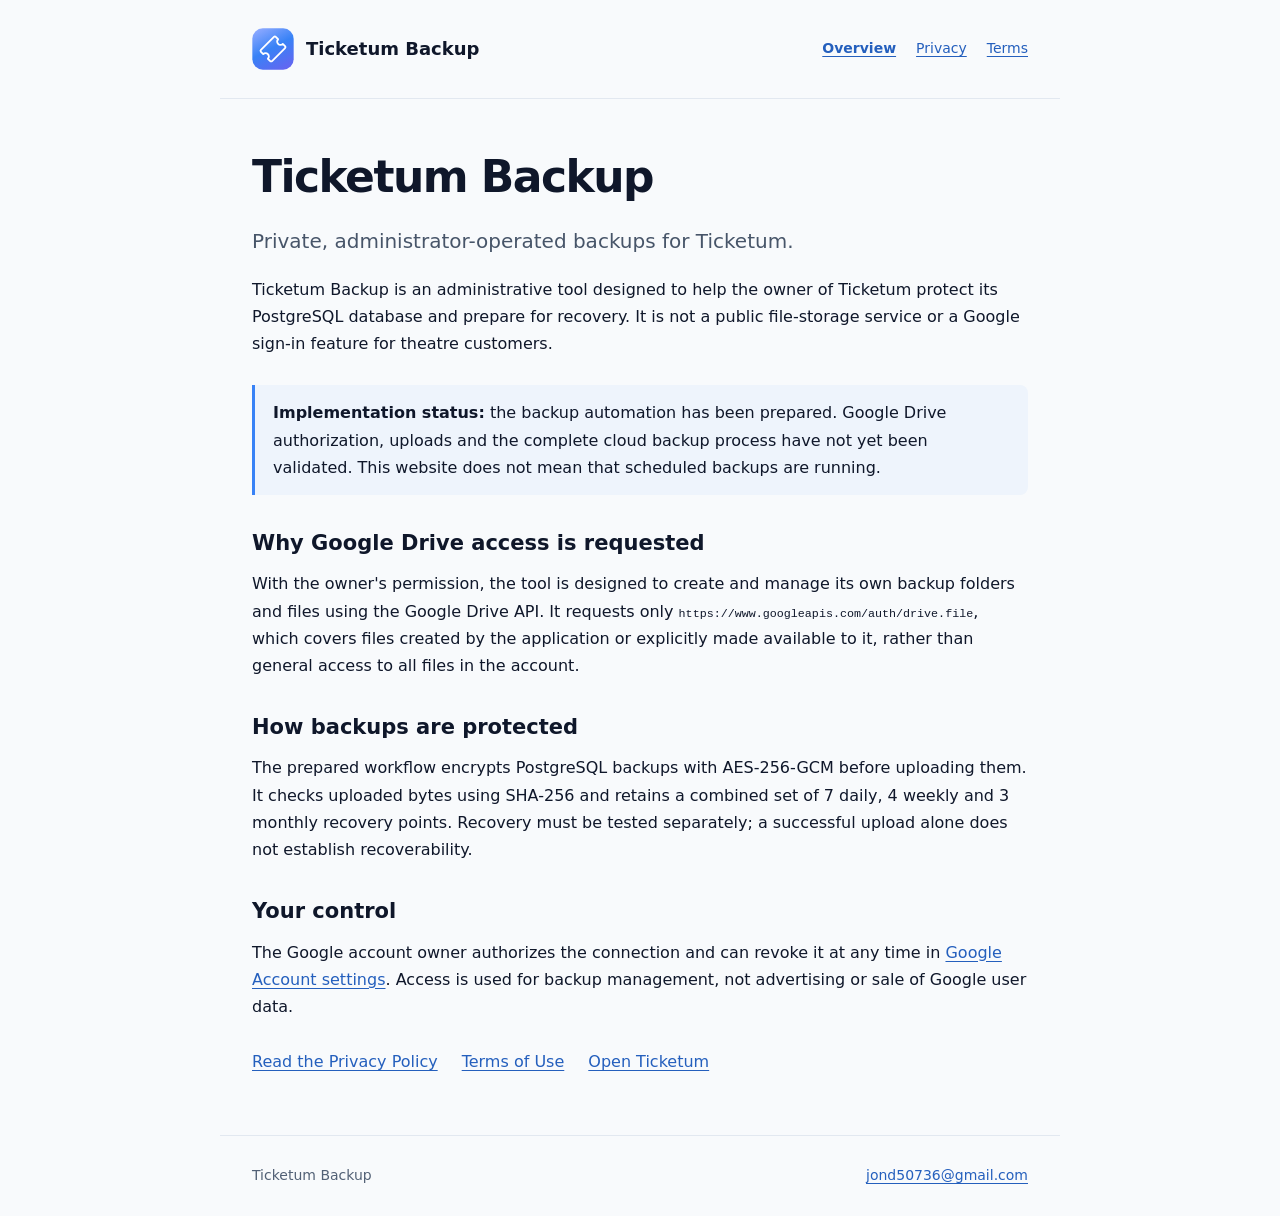
<file: index.html>
<!doctype html>
<html lang="en"><head><meta charset="utf-8"><meta name="viewport" content="width=device-width,initial-scale=1"><meta name="description" content="Ticketum Backup for Ticketum Backup, an administrator-operated encrypted backup tool."><title>Ticketum Backup · Ticketum Backup</title><link rel="icon" href="logo.svg" type="image/svg+xml"><link rel="stylesheet" href="styles.css"></head><body><a class="skip" href="#content">Skip to content</a><header><a class="brand" href="index.html"><img src="logo.svg" width="42" height="42" alt="">Ticketum Backup</a><nav aria-label="Main navigation"><a href="index.html" aria-current="page">Overview</a><a href="privacy.html">Privacy</a><a href="terms.html">Terms</a></nav></header><main id="content"><h1>Ticketum Backup</h1><p class="lead">Private, administrator-operated backups for Ticketum.</p><p>Ticketum Backup is an administrative tool designed to help the owner of Ticketum protect its PostgreSQL database and prepare for recovery. It is not a public file-storage service or a Google sign-in feature for theatre customers.</p><div class="notice"><strong>Implementation status:</strong> the backup automation has been prepared. Google Drive authorization, uploads and the complete cloud backup process have not yet been validated. This website does not mean that scheduled backups are running.</div><h2>Why Google Drive access is requested</h2><p>With the owner's permission, the tool is designed to create and manage its own backup folders and files using the Google Drive API. It requests only <code>https://www.googleapis.com/auth/drive.file</code>, which covers files created by the application or explicitly made available to it, rather than general access to all files in the account.</p><h2>How backups are protected</h2><p>The prepared workflow encrypts PostgreSQL backups with AES-256-GCM before uploading them. It checks uploaded bytes using SHA-256 and retains a combined set of 7 daily, 4 weekly and 3 monthly recovery points. Recovery must be tested separately; a successful upload alone does not establish recoverability.</p><h2>Your control</h2><p>The Google account owner authorizes the connection and can revoke it at any time in <a href="https://myaccount.google.com/connections">Google Account settings</a>. Access is used for backup management, not advertising or sale of Google user data.</p><div class="links"><a href="privacy.html">Read the Privacy Policy</a><a href="terms.html">Terms of Use</a><a href="https://ticketum.netlify.app/">Open Ticketum</a></div></main><footer><span>Ticketum Backup</span><a href="mailto:jond50736@gmail.com">jond50736@gmail.com</a></footer></body></html>
</file>
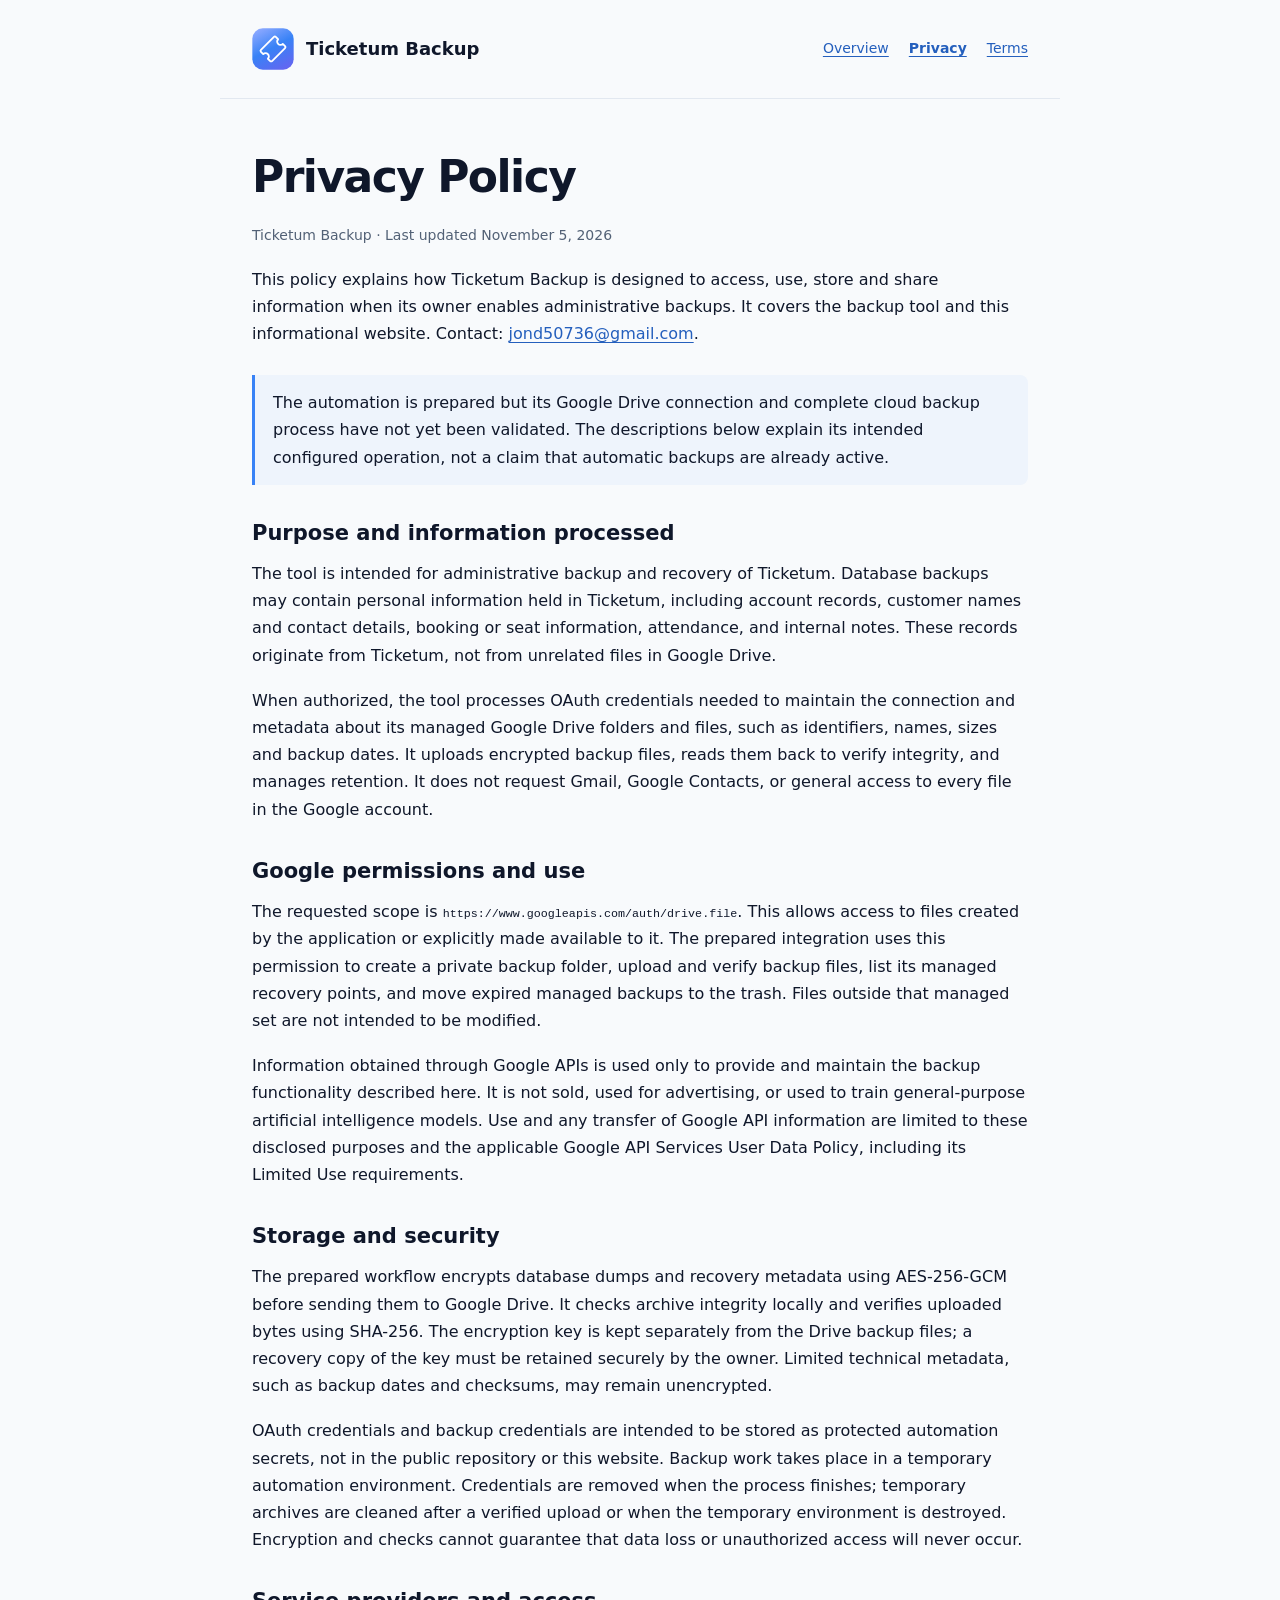
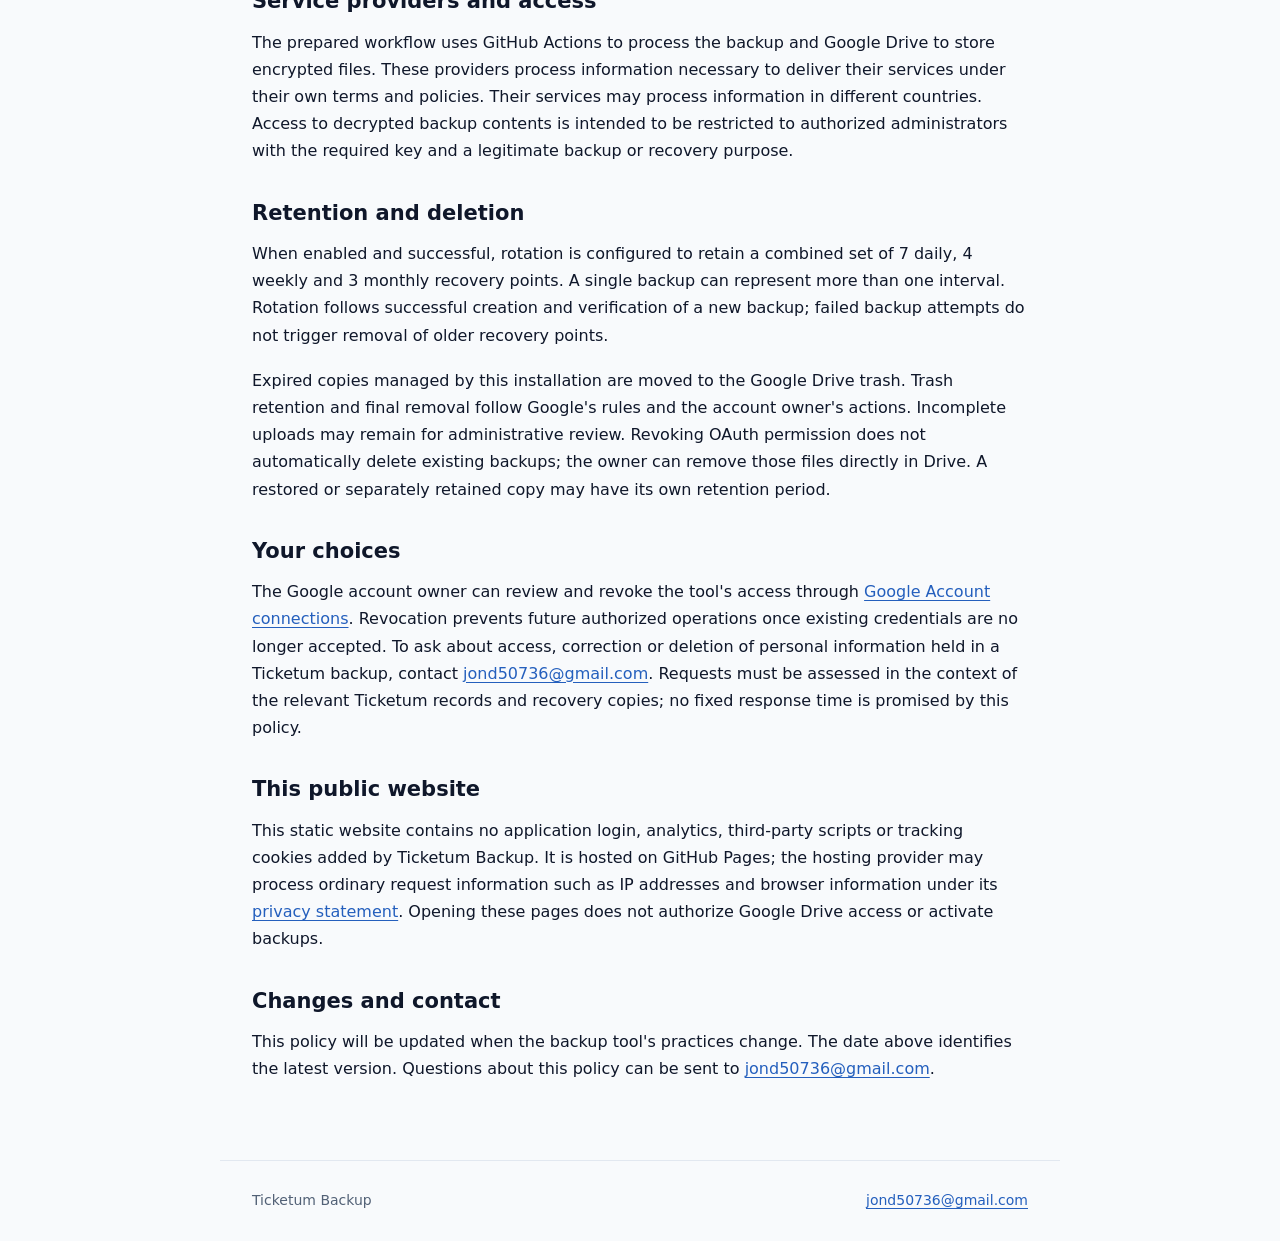
<file: privacy.html>
<!doctype html>
<html lang="en"><head><meta charset="utf-8"><meta name="viewport" content="width=device-width,initial-scale=1"><meta name="description" content="Privacy Policy for Ticketum Backup, an administrator-operated encrypted backup tool."><title>Privacy Policy · Ticketum Backup</title><link rel="icon" href="logo.svg" type="image/svg+xml"><link rel="stylesheet" href="styles.css"></head><body><a class="skip" href="#content">Skip to content</a><header><a class="brand" href="index.html"><img src="logo.svg" width="42" height="42" alt="">Ticketum Backup</a><nav aria-label="Main navigation"><a href="index.html">Overview</a><a href="privacy.html" aria-current="page">Privacy</a><a href="terms.html">Terms</a></nav></header><main id="content"><h1>Privacy Policy</h1><p class="muted">Ticketum Backup · Last updated November 5, 2026</p><p>This policy explains how Ticketum Backup is designed to access, use, store and share information when its owner enables administrative backups. It covers the backup tool and this informational website. Contact: <a href="mailto:jond50736@gmail.com">jond50736@gmail.com</a>.</p><div class="notice">The automation is prepared but its Google Drive connection and complete cloud backup process have not yet been validated. The descriptions below explain its intended configured operation, not a claim that automatic backups are already active.</div><h2>Purpose and information processed</h2><p>The tool is intended for administrative backup and recovery of Ticketum. Database backups may contain personal information held in Ticketum, including account records, customer names and contact details, booking or seat information, attendance, and internal notes. These records originate from Ticketum, not from unrelated files in Google Drive.</p><p>When authorized, the tool processes OAuth credentials needed to maintain the connection and metadata about its managed Google Drive folders and files, such as identifiers, names, sizes and backup dates. It uploads encrypted backup files, reads them back to verify integrity, and manages retention. It does not request Gmail, Google Contacts, or general access to every file in the Google account.</p><h2>Google permissions and use</h2><p>The requested scope is <code>https://www.googleapis.com/auth/drive.file</code>. This allows access to files created by the application or explicitly made available to it. The prepared integration uses this permission to create a private backup folder, upload and verify backup files, list its managed recovery points, and move expired managed backups to the trash. Files outside that managed set are not intended to be modified.</p><p>Information obtained through Google APIs is used only to provide and maintain the backup functionality described here. It is not sold, used for advertising, or used to train general-purpose artificial intelligence models. Use and any transfer of Google API information are limited to these disclosed purposes and the applicable Google API Services User Data Policy, including its Limited Use requirements.</p><h2>Storage and security</h2><p>The prepared workflow encrypts database dumps and recovery metadata using AES-256-GCM before sending them to Google Drive. It checks archive integrity locally and verifies uploaded bytes using SHA-256. The encryption key is kept separately from the Drive backup files; a recovery copy of the key must be retained securely by the owner. Limited technical metadata, such as backup dates and checksums, may remain unencrypted.</p><p>OAuth credentials and backup credentials are intended to be stored as protected automation secrets, not in the public repository or this website. Backup work takes place in a temporary automation environment. Credentials are removed when the process finishes; temporary archives are cleaned after a verified upload or when the temporary environment is destroyed. Encryption and checks cannot guarantee that data loss or unauthorized access will never occur.</p><h2>Service providers and access</h2><p>The prepared workflow uses GitHub Actions to process the backup and Google Drive to store encrypted files. These providers process information necessary to deliver their services under their own terms and policies. Their services may process information in different countries. Access to decrypted backup contents is intended to be restricted to authorized administrators with the required key and a legitimate backup or recovery purpose.</p><h2>Retention and deletion</h2><p>When enabled and successful, rotation is configured to retain a combined set of 7 daily, 4 weekly and 3 monthly recovery points. A single backup can represent more than one interval. Rotation follows successful creation and verification of a new backup; failed backup attempts do not trigger removal of older recovery points.</p><p>Expired copies managed by this installation are moved to the Google Drive trash. Trash retention and final removal follow Google's rules and the account owner's actions. Incomplete uploads may remain for administrative review. Revoking OAuth permission does not automatically delete existing backups; the owner can remove those files directly in Drive. A restored or separately retained copy may have its own retention period.</p><h2>Your choices</h2><p>The Google account owner can review and revoke the tool's access through <a href="https://myaccount.google.com/connections">Google Account connections</a>. Revocation prevents future authorized operations once existing credentials are no longer accepted. To ask about access, correction or deletion of personal information held in a Ticketum backup, contact <a href="mailto:jond50736@gmail.com">jond50736@gmail.com</a>. Requests must be assessed in the context of the relevant Ticketum records and recovery copies; no fixed response time is promised by this policy.</p><h2>This public website</h2><p>This static website contains no application login, analytics, third-party scripts or tracking cookies added by Ticketum Backup. It is hosted on GitHub Pages; the hosting provider may process ordinary request information such as IP addresses and browser information under its <a href="https://docs.github.com/en/site-policy/privacy-policies/github-general-privacy-statement">privacy statement</a>. Opening these pages does not authorize Google Drive access or activate backups.</p><h2>Changes and contact</h2><p>This policy will be updated when the backup tool's practices change. The date above identifies the latest version. Questions about this policy can be sent to <a href="mailto:jond50736@gmail.com">jond50736@gmail.com</a>.</p></main><footer><span>Ticketum Backup</span><a href="mailto:jond50736@gmail.com">jond50736@gmail.com</a></footer></body></html>
</file>
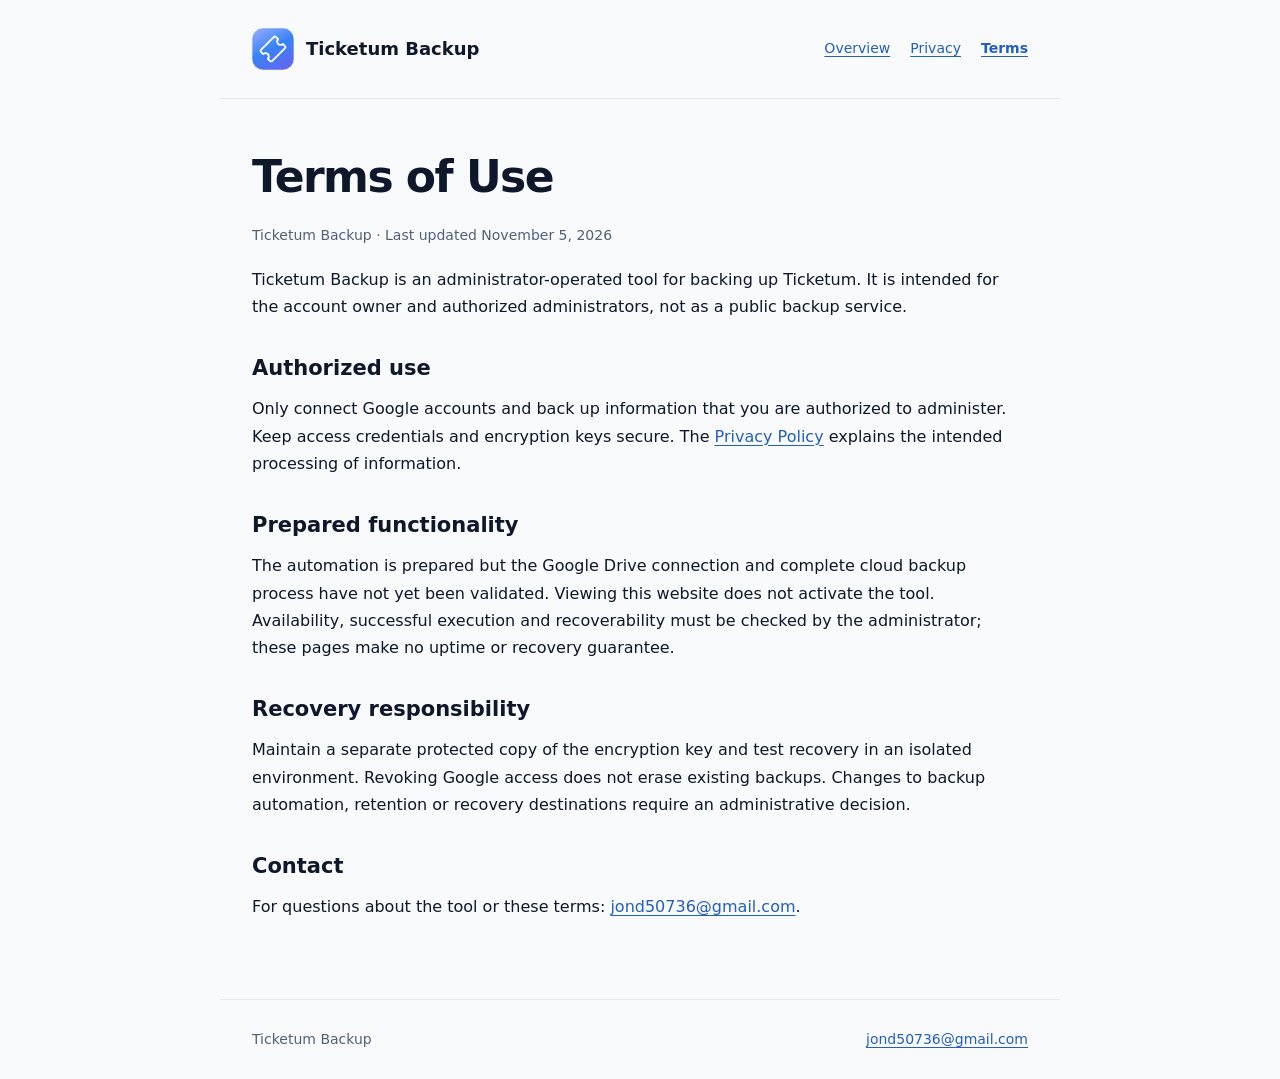
<file: terms.html>
<!doctype html>
<html lang="en"><head><meta charset="utf-8"><meta name="viewport" content="width=device-width,initial-scale=1"><meta name="description" content="Terms of Use for Ticketum Backup, an administrator-operated encrypted backup tool."><title>Terms of Use · Ticketum Backup</title><link rel="icon" href="logo.svg" type="image/svg+xml"><link rel="stylesheet" href="styles.css"></head><body><a class="skip" href="#content">Skip to content</a><header><a class="brand" href="index.html"><img src="logo.svg" width="42" height="42" alt="">Ticketum Backup</a><nav aria-label="Main navigation"><a href="index.html">Overview</a><a href="privacy.html">Privacy</a><a href="terms.html" aria-current="page">Terms</a></nav></header><main id="content"><h1>Terms of Use</h1><p class="muted">Ticketum Backup · Last updated November 5, 2026</p><p>Ticketum Backup is an administrator-operated tool for backing up Ticketum. It is intended for the account owner and authorized administrators, not as a public backup service.</p><h2>Authorized use</h2><p>Only connect Google accounts and back up information that you are authorized to administer. Keep access credentials and encryption keys secure. The <a href="privacy.html">Privacy Policy</a> explains the intended processing of information.</p><h2>Prepared functionality</h2><p>The automation is prepared but the Google Drive connection and complete cloud backup process have not yet been validated. Viewing this website does not activate the tool. Availability, successful execution and recoverability must be checked by the administrator; these pages make no uptime or recovery guarantee.</p><h2>Recovery responsibility</h2><p>Maintain a separate protected copy of the encryption key and test recovery in an isolated environment. Revoking Google access does not erase existing backups. Changes to backup automation, retention or recovery destinations require an administrative decision.</p><h2>Contact</h2><p>For questions about the tool or these terms: <a href="mailto:jond50736@gmail.com">jond50736@gmail.com</a>.</p></main><footer><span>Ticketum Backup</span><a href="mailto:jond50736@gmail.com">jond50736@gmail.com</a></footer></body></html>
</file>
<file: styles.css>
*{box-sizing:border-box}html{color-scheme:light}body{margin:0;background:#f8fafc;color:#0f172a;font-family:system-ui,-apple-system,BlinkMacSystemFont,"Segoe UI",sans-serif;line-height:1.7}a{color:#245fbd;text-underline-offset:.2em}a:hover{color:#16468c}a:focus-visible{outline:3px solid #3882f6;outline-offset:5px;border-radius:3px}.skip{position:absolute;left:1rem;top:-5rem;background:white;padding:.5rem 1rem}.skip:focus{top:1rem}header,main,footer{max-width:840px;margin:auto;padding:28px 32px}header{display:flex;align-items:center;justify-content:space-between;gap:24px;border-bottom:1px solid #e2e8f0}.brand{display:flex;align-items:center;gap:12px;text-decoration:none;color:#0f172a;font-size:18px;font-weight:650}.brand img{width:42px;height:42px}nav{display:flex;gap:20px;flex-wrap:wrap;font-size:14px}nav a[aria-current=page]{font-weight:700}main{padding-top:52px;padding-bottom:60px;min-height:65vh}h1{font-size:clamp(30px,6vw,44px);line-height:1.2;letter-spacing:-.035em;margin:0 0 20px}h2{font-size:21px;line-height:1.4;margin:34px 0 12px}p{margin:0 0 18px}.lead{font-size:20px;color:#475569}.notice{border-left:3px solid #3882f6;padding:14px 18px;background:#eef4fc;border-radius:0 8px 8px 0;margin:28px 0}.muted,footer{color:#526176;font-size:14px}ul{padding-left:22px}li{margin-bottom:10px}code{font-size:.9em;overflow-wrap:anywhere}.links{display:flex;gap:24px;flex-wrap:wrap;margin-top:28px}footer{border-top:1px solid #e2e8f0;display:flex;justify-content:space-between;gap:16px;flex-wrap:wrap}footer a{overflow-wrap:anywhere}@media(max-width:540px){header,main,footer{padding-left:20px;padding-right:20px}header{align-items:flex-start;flex-direction:column;gap:18px}main{padding-top:36px}.lead{font-size:18px}nav{gap:18px}}
</file>
